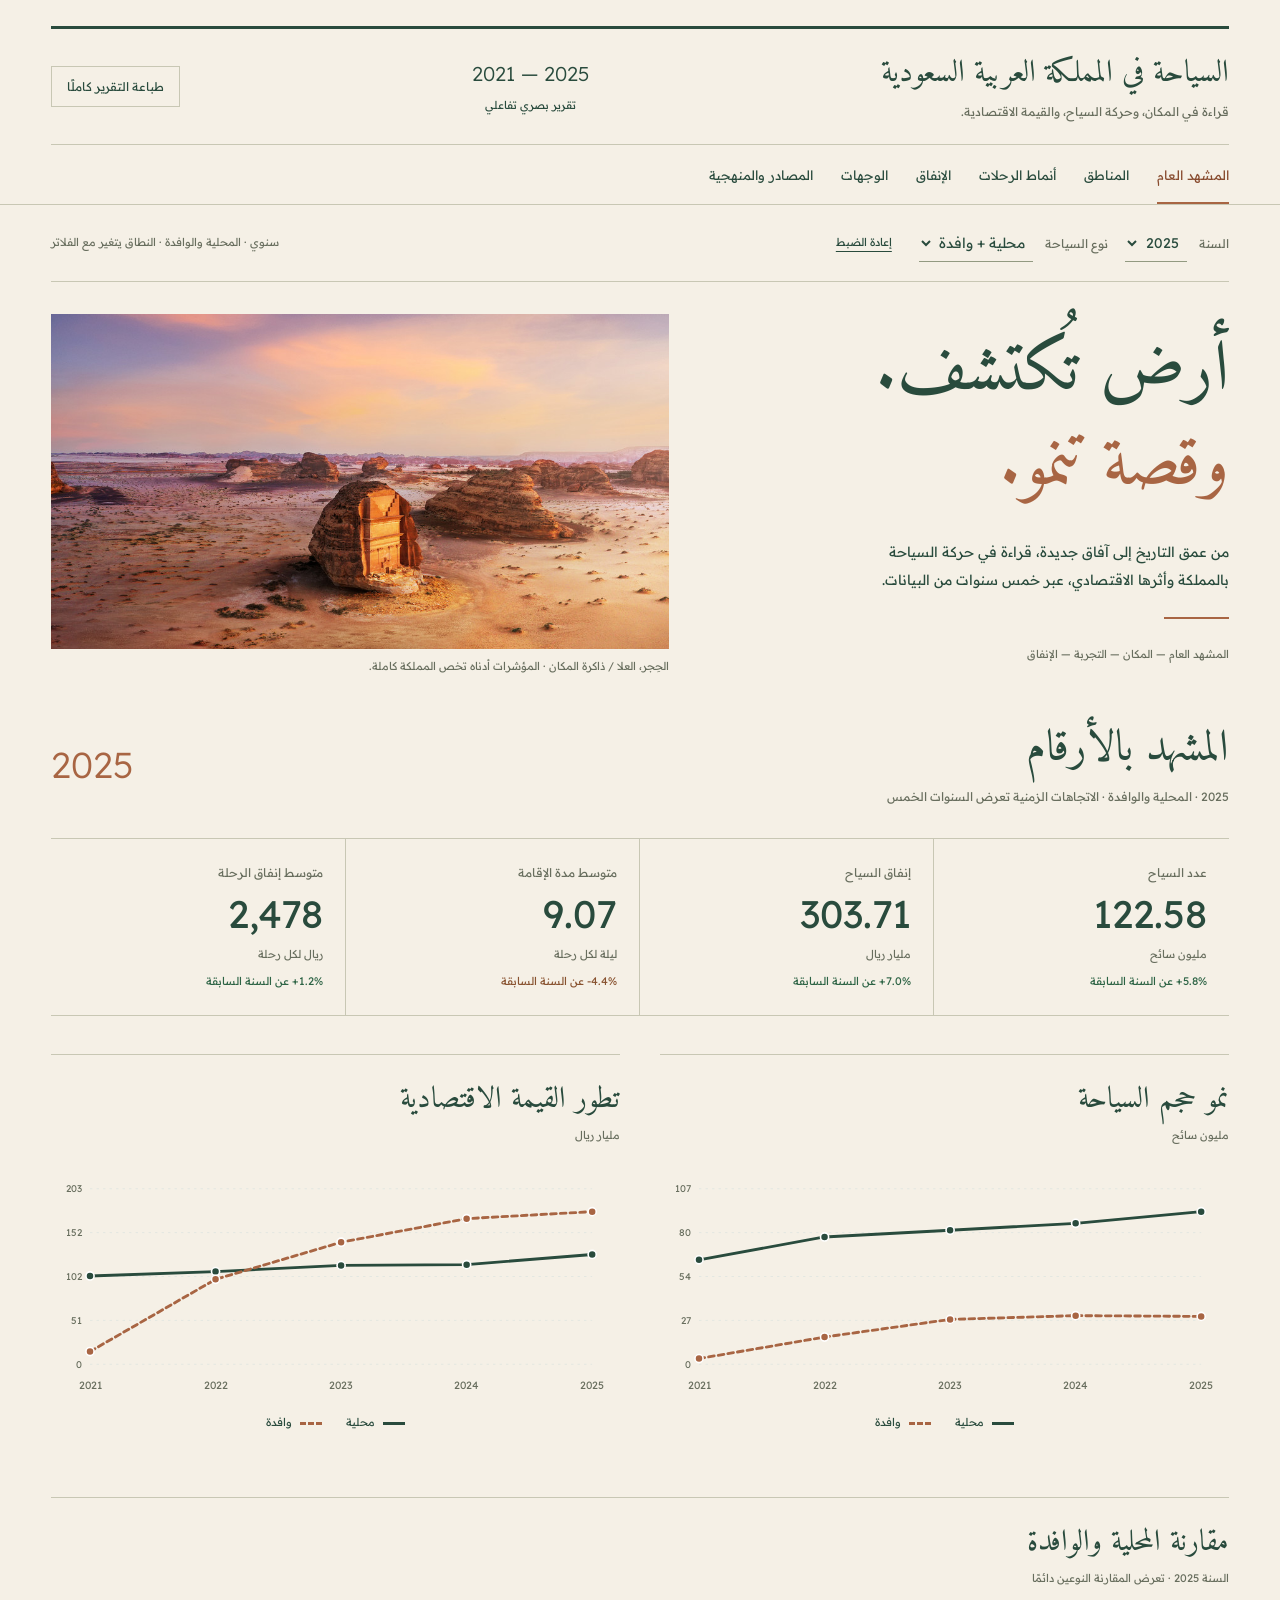
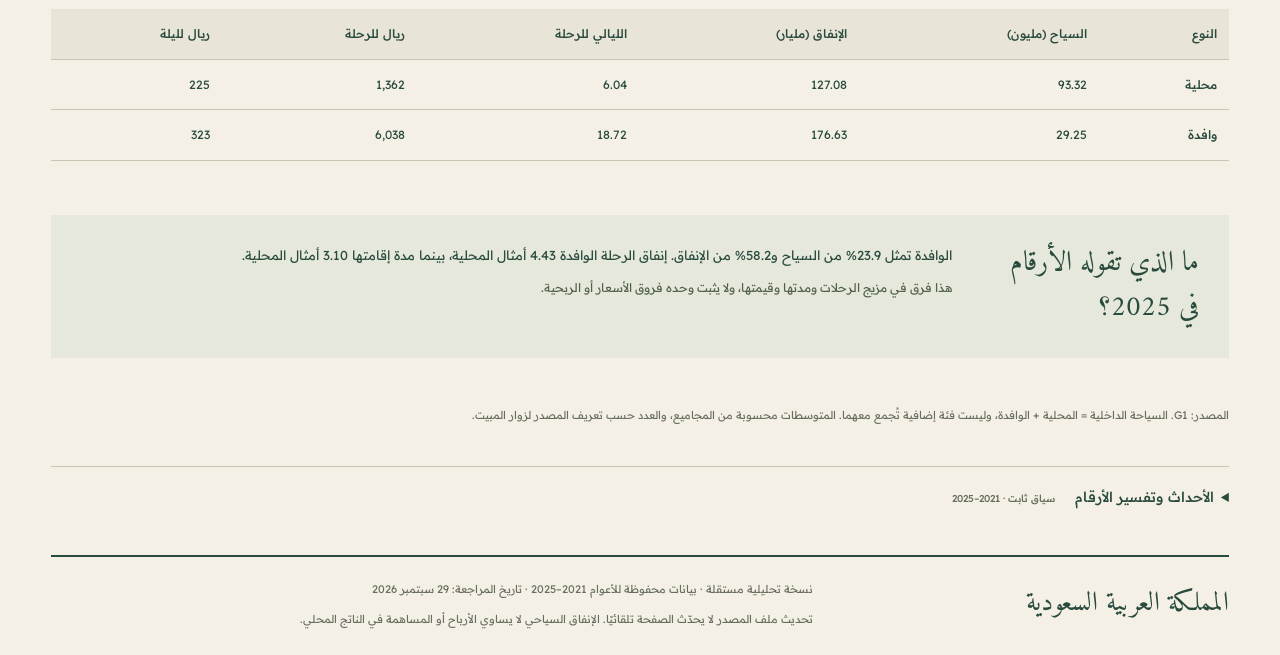
<file: index.html>
<!doctype html><html lang="ar" dir="rtl"><head><meta charset="utf-8"><meta name="viewport" content="width=device-width,initial-scale=1"><meta name="theme-color" content="#f5f0e6"><title>السياحة في المملكة العربية السعودية | التقرير الكامل</title><link rel="stylesheet" href="assets/heritage/fonts.css"><link rel="stylesheet" href="tourism-final.css"></head><body><a class="skip" href="#report">انتقل إلى محتوى التقرير</a>
<header class="masthead"><div><h1>السياحة في المملكة العربية السعودية</h1><p>قراءة في المكان، وحركة السياح، والقيمة الاقتصادية.</p></div><div class="edition"><span>2021 — 2025</span><small>تقرير بصري تفاعلي</small></div><button id="print" class="print-button">طباعة التقرير كاملًا</button></header>
<div class="nav-shell"><nav id="nav" role="tablist" aria-label="أقسام التقرير"><button role="tab" id="tab0" aria-controls="p0" aria-selected="true" data-page="0"><span class="nav-title">المشهد العام</span></button><button role="tab" id="tab1" aria-controls="p1" aria-selected="false" data-page="1"><span class="nav-title">المناطق</span></button><button role="tab" id="tab2" aria-controls="p2" aria-selected="false" data-page="2"><span class="nav-title">أنماط الرحلات</span></button><button role="tab" id="tab3" aria-controls="p3" aria-selected="false" data-page="3"><span class="nav-title">الإنفاق</span></button><button role="tab" id="tab4" aria-controls="p4" aria-selected="false" data-page="4"><span class="nav-title">الوجهات</span></button><button role="tab" id="tab5" aria-controls="p5" aria-selected="false" data-page="5"><span class="nav-title">المصادر والمنهجية</span></button></nav></div>
<main id="report" class="content"><div class="toolbar"><div class="filter" id="yearLabel"><label for="year">السنة</label><select id="year"><option>2025</option><option>2024</option><option>2023</option><option>2022</option><option>2021</option></select></div><div class="filter" id="typeLabel"><label for="type">نوع السياحة</label><select id="type"><option value="all">محلية + وافدة</option><option>محلية</option><option>وافدة</option></select></div><button id="reset" class="reset">إعادة الضبط</button><span id="scope" class="hint"></span></div><span id="reportStatus" class="sr-only" role="status" aria-live="polite"></span><section class="page" id="p0" role="tabpanel" aria-labelledby="tab0"></section><section class="page" id="p1" role="tabpanel" aria-labelledby="tab1" hidden></section><section class="page" id="p2" role="tabpanel" aria-labelledby="tab2" hidden></section><section class="page" id="p3" role="tabpanel" aria-labelledby="tab3" hidden></section><section class="page" id="p4" role="tabpanel" aria-labelledby="tab4" hidden></section><section class="page" id="p5" role="tabpanel" aria-labelledby="tab5" hidden></section></main>
<footer class="site-footer"><strong>المملكة العربية السعودية</strong><p>نسخة تحليلية مستقلة · بيانات محفوظة للأعوام 2021–2025 · تاريخ المراجعة: 29 سبتمبر 2026</p><span>تحديث ملف المصدر لا يحدّث الصفحة تلقائيًا. الإنفاق السياحي لا يساوي الأرباح أو المساهمة في الناتج المحلي.</span></footer>
<script src="tourism-final-data.js"></script><script src="tourism-final.js"></script></body></html>
</file>
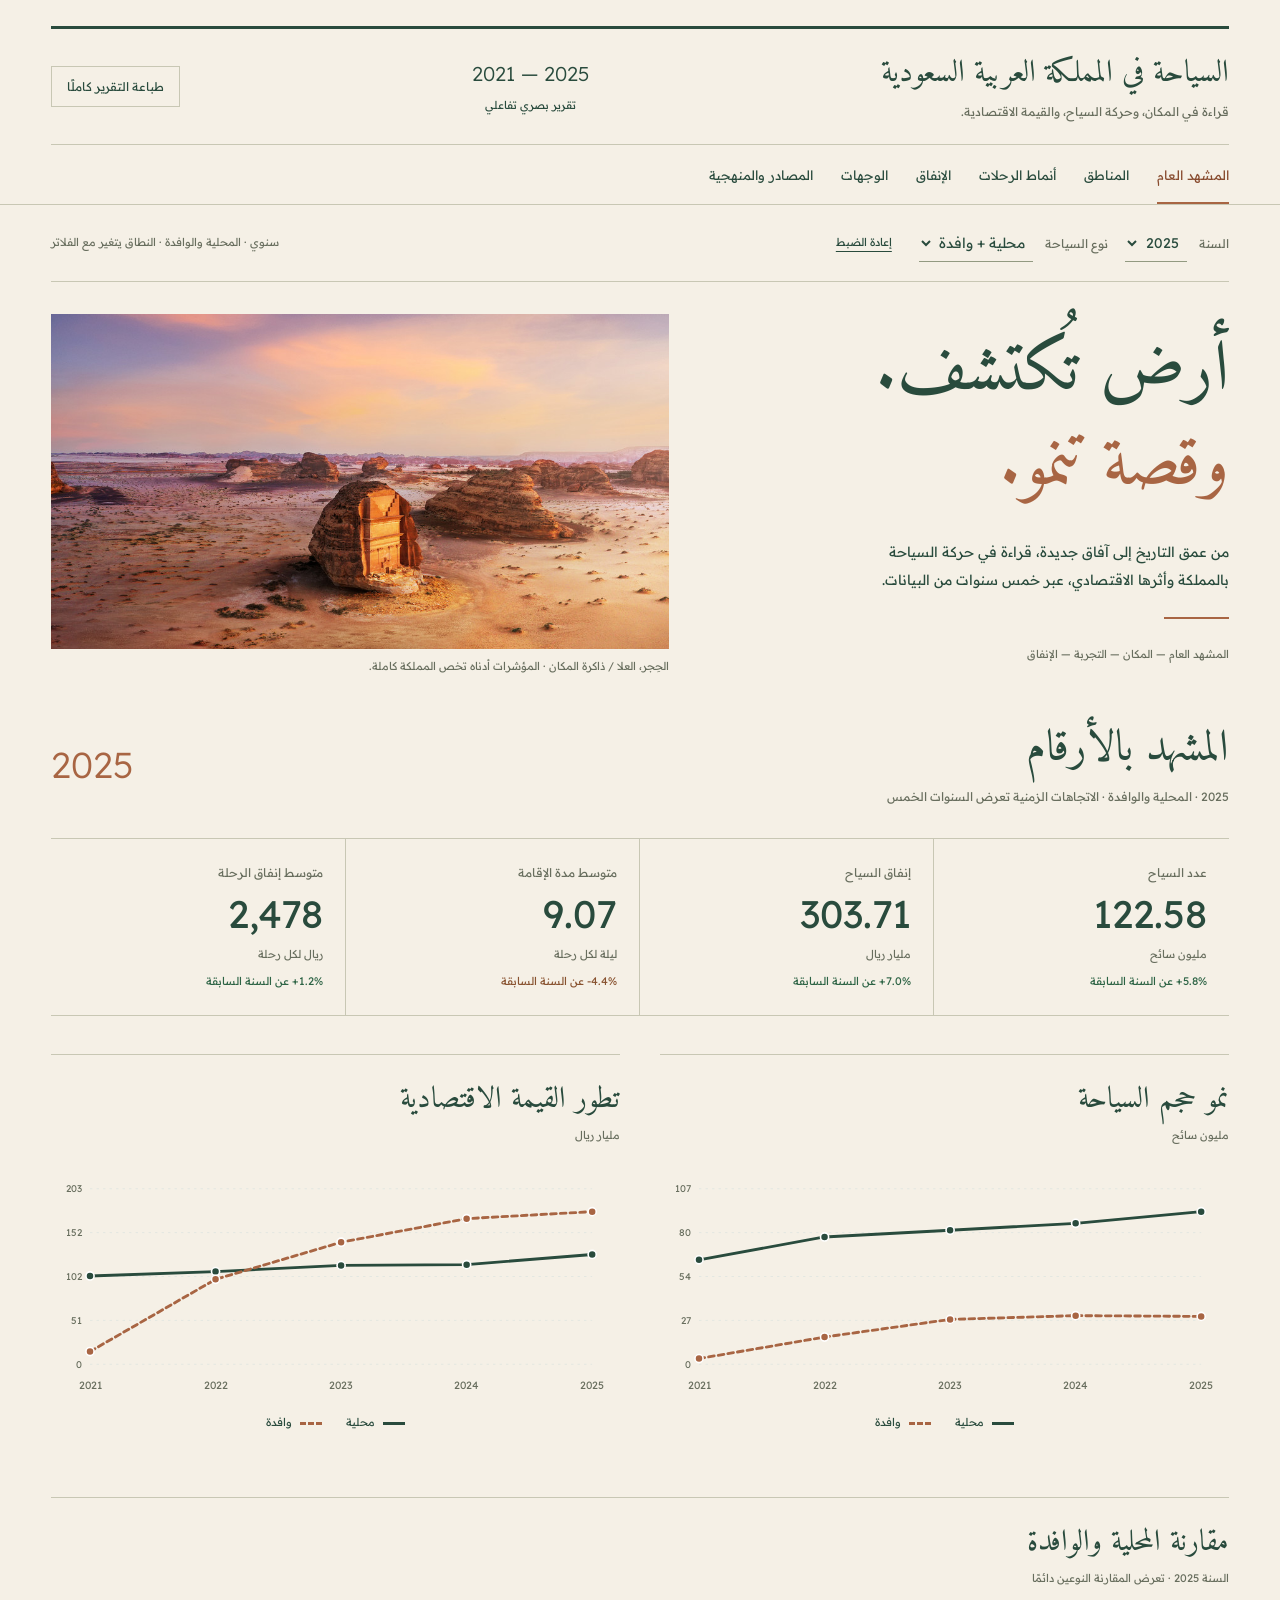
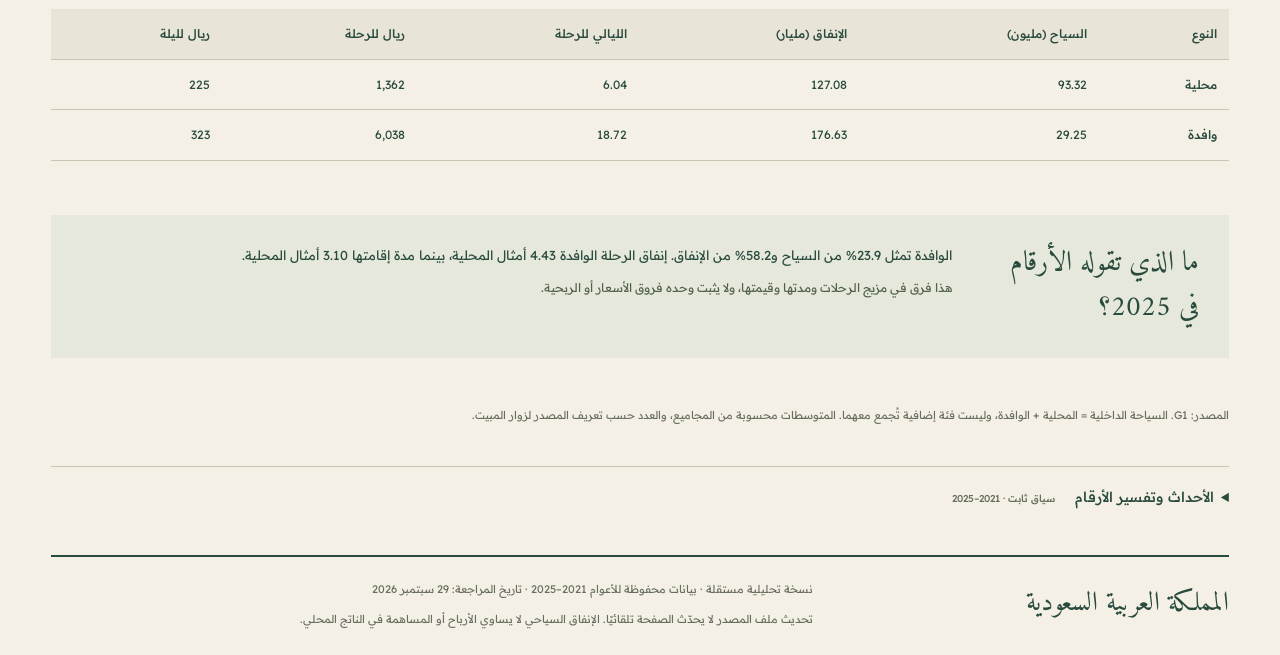
<file: tourism-final.html>
<!doctype html><html lang="ar" dir="rtl"><head><meta charset="utf-8"><meta name="viewport" content="width=device-width,initial-scale=1"><meta name="theme-color" content="#f5f0e6"><title>السياحة في المملكة العربية السعودية | التقرير الكامل</title><link rel="stylesheet" href="assets/heritage/fonts.css"><link rel="stylesheet" href="tourism-final.css"></head><body><a class="skip" href="#report">انتقل إلى محتوى التقرير</a>
<header class="masthead"><div><h1>السياحة في المملكة العربية السعودية</h1><p>قراءة في المكان، وحركة السياح، والقيمة الاقتصادية.</p></div><div class="edition"><span>2021 — 2025</span><small>تقرير بصري تفاعلي</small></div><button id="print" class="print-button">طباعة التقرير كاملًا</button></header>
<div class="nav-shell"><nav id="nav" role="tablist" aria-label="أقسام التقرير"><button role="tab" id="tab0" aria-controls="p0" aria-selected="true" data-page="0"><span class="nav-title">المشهد العام</span></button><button role="tab" id="tab1" aria-controls="p1" aria-selected="false" data-page="1"><span class="nav-title">المناطق</span></button><button role="tab" id="tab2" aria-controls="p2" aria-selected="false" data-page="2"><span class="nav-title">أنماط الرحلات</span></button><button role="tab" id="tab3" aria-controls="p3" aria-selected="false" data-page="3"><span class="nav-title">الإنفاق</span></button><button role="tab" id="tab4" aria-controls="p4" aria-selected="false" data-page="4"><span class="nav-title">الوجهات</span></button><button role="tab" id="tab5" aria-controls="p5" aria-selected="false" data-page="5"><span class="nav-title">المصادر والمنهجية</span></button></nav></div>
<main id="report" class="content"><div class="toolbar"><div class="filter" id="yearLabel"><label for="year">السنة</label><select id="year"><option>2025</option><option>2024</option><option>2023</option><option>2022</option><option>2021</option></select></div><div class="filter" id="typeLabel"><label for="type">نوع السياحة</label><select id="type"><option value="all">محلية + وافدة</option><option>محلية</option><option>وافدة</option></select></div><button id="reset" class="reset">إعادة الضبط</button><span id="scope" class="hint"></span></div><span id="reportStatus" class="sr-only" role="status" aria-live="polite"></span><section class="page" id="p0" role="tabpanel" aria-labelledby="tab0"></section><section class="page" id="p1" role="tabpanel" aria-labelledby="tab1" hidden></section><section class="page" id="p2" role="tabpanel" aria-labelledby="tab2" hidden></section><section class="page" id="p3" role="tabpanel" aria-labelledby="tab3" hidden></section><section class="page" id="p4" role="tabpanel" aria-labelledby="tab4" hidden></section><section class="page" id="p5" role="tabpanel" aria-labelledby="tab5" hidden></section></main>
<footer class="site-footer"><strong>المملكة العربية السعودية</strong><p>نسخة تحليلية مستقلة · بيانات محفوظة للأعوام 2021–2025 · تاريخ المراجعة: 29 سبتمبر 2026</p><span>تحديث ملف المصدر لا يحدّث الصفحة تلقائيًا. الإنفاق السياحي لا يساوي الأرباح أو المساهمة في الناتج المحلي.</span></footer>
<script src="tourism-final-data.js"></script><script src="tourism-final.js"></script></body></html>
</file>
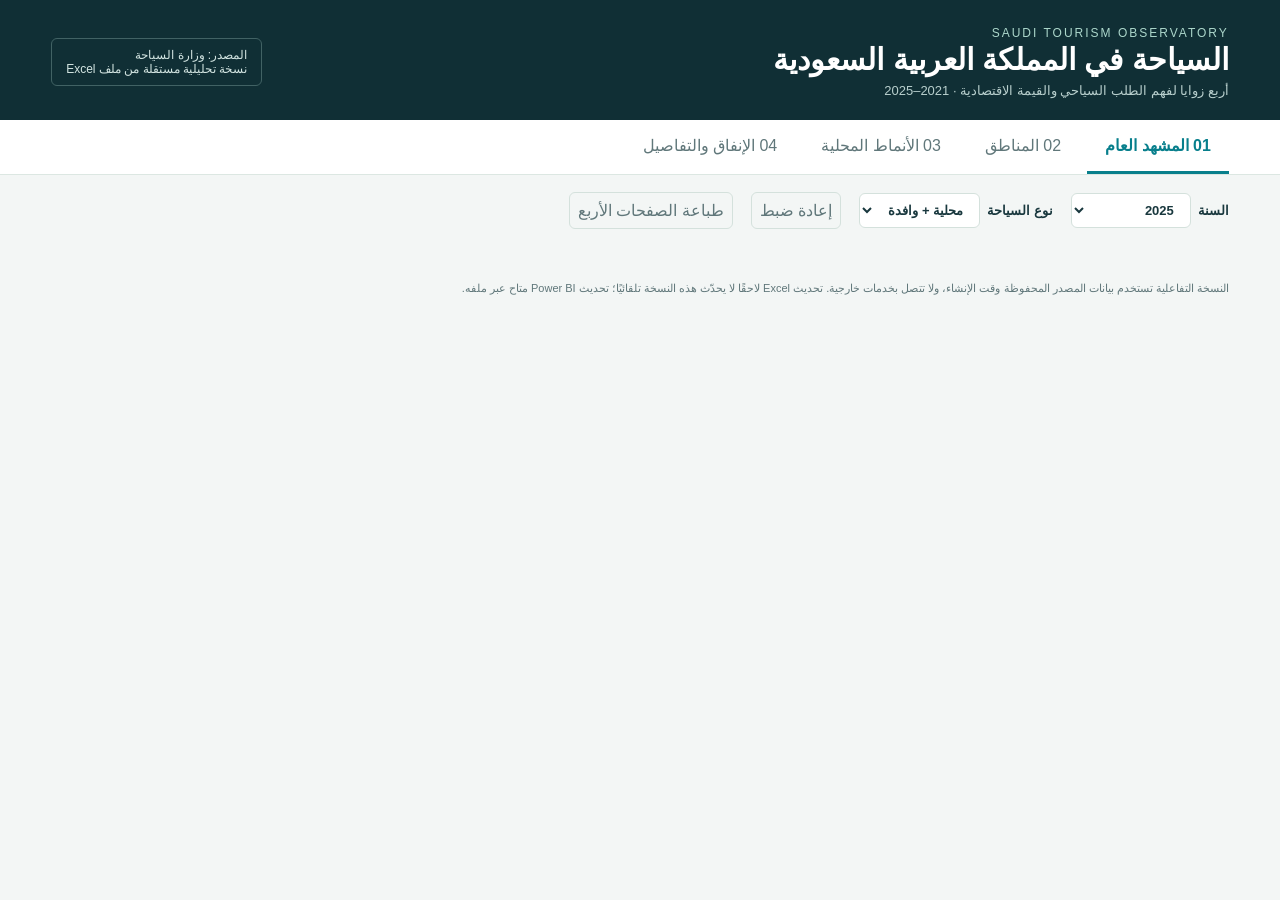
<file: report-build/report_template.html>
<!doctype html><html lang="ar" dir="rtl"><meta charset="utf-8"><meta name="viewport" content="width=device-width,initial-scale=1"><title>السياحة في السعودية | 2021–2025</title>
<style>
:root{--navy:#102f35;--teal:#087f8c;--gold:#ba8b48;--bg:#f3f6f5;--ink:#19383e;--muted:#60777a}*{box-sizing:border-box}body{margin:0;background:var(--bg);color:var(--ink);font-family:"Segoe UI",Tahoma,Arial,sans-serif}header{background:var(--navy);color:white;padding:26px 4vw 22px;display:flex;align-items:center;justify-content:space-between;gap:20px}h1{margin:2px 0 6px;font-size:30px}.eyebrow{font-size:12px;letter-spacing:2px;color:#acd7cb}header p{margin:0;color:#b8cfcd;font-size:13px}.badge{border:1px solid #416264;border-radius:6px;padding:9px 14px;color:#d2e4e1;font-size:12px}nav{background:white;display:flex;padding:0 4vw;gap:8px;border-bottom:1px solid #dce7e2;position:sticky;top:0;z-index:10}button{font:inherit;cursor:pointer;border:0;background:transparent;padding:16px 18px;color:var(--muted);border-bottom:3px solid transparent}button.active{color:var(--teal);border-color:var(--teal);font-weight:700}.toolbar{padding:17px 4vw;display:flex;align-items:center;gap:18px;flex-wrap:wrap}label{font-size:13px;font-weight:600}select{font:inherit;color:var(--ink);padding:8px 12px;margin-right:7px;border:1px solid #d4e1dc;border-radius:6px;background:white;min-width:120px}.toolbar .hint{margin-right:auto;font-size:12px;color:var(--muted)}.toolbar button{padding:8px;border:1px solid #d4e1dc;border-radius:6px}.page{display:none;padding:0 4vw 24px}.page.active{display:block}.pagehead{display:flex;justify-content:space-between;align-items:end;margin:4px 0 17px}.pagehead h2{font-size:24px;margin:0 0 5px}.pagehead p{margin:0;color:var(--muted);font-size:13px}.num{font-size:32px;color:#adc6bf;font-weight:300}.cards{display:grid;grid-template-columns:repeat(4,1fr);gap:16px;margin-bottom:18px}.card,.panel{background:white;border:1px solid #dfe8e5;border-radius:10px}.card{padding:18px 20px;border-top:3px solid var(--teal)}.card .label{font-size:13px;color:var(--muted)}.card .value{font-size:34px;line-height:1.5;color:var(--navy);font-weight:650;font-variant-numeric:tabular-nums}.card .unit{font-size:12px;color:var(--muted)}.card .delta{font-size:12px;margin-top:7px;color:var(--teal)}.grid{display:grid;grid-template-columns:1fr 1fr;gap:18px;margin-bottom:18px}.three{grid-template-columns:1fr 1fr 1fr}.panel{padding:18px 20px;min-width:0}.panel h3{font-size:16px;margin:0 0 5px}.panel .sub{font-size:11px;color:var(--muted);margin-bottom:14px}.insight{background:var(--navy);color:white;padding:20px 24px;border-radius:9px;line-height:1.9;margin:18px 0}.insight b{color:#c9dd9a}.insight p{margin:4px 0;font-size:14px}.foot{font-size:11px;color:var(--muted);line-height:1.8;border-top:1px solid #dce7e2;padding-top:12px}.barrow{display:grid;grid-template-columns:135px 1fr 88px;gap:10px;align-items:center;margin:11px 0;font-size:12px}.track{height:13px;background:#edf3f0;border-radius:4px;overflow:hidden;direction:ltr}.fill{height:100%;border-radius:4px;background:var(--teal)}.barrow .n{direction:ltr;text-align:left;font-variant-numeric:tabular-nums}.legend{display:flex;gap:20px;justify-content:center;font-size:12px;margin-top:8px}.legend i{display:inline-block;width:10px;height:10px;margin-left:5px;border-radius:2px}.chart{width:100%;height:235px;direction:ltr}.chart text{font-family:inherit;fill:#60777a;font-size:12px}.tablewrap{overflow:auto;max-height:320px}table{border-collapse:collapse;width:100%;font-size:12px;white-space:nowrap}th{background:#eaf3ef;color:var(--ink);font-weight:600;text-align:right;position:sticky;top:0}td,th{padding:10px 12px;border-bottom:1px solid #e6eeea}tbody tr:nth-child(even){background:#f7faf8}.warn{background:#fbf6e9;border-right:3px solid var(--gold);padding:11px 14px;font-size:12px;line-height:1.8;margin-top:12px}.method{font-size:12px;color:var(--muted);line-height:1.8;margin-top:12px}footer{padding:12px 4vw 25px;font-size:11px;color:var(--muted)}.share{color:var(--gold);font-weight:600}.tabletools{display:flex;gap:8px;align-items:center;justify-content:space-between;margin-bottom:12px}input{font:inherit;padding:8px;border:1px solid #d4e1dc;border-radius:5px;max-width:190px}@media(max-width:900px){.cards{grid-template-columns:1fr 1fr}.grid,.three{grid-template-columns:1fr}nav{overflow-x:auto}nav button{white-space:nowrap;font-size:12px;padding:12px}.barrow{grid-template-columns:100px 1fr 80px}header .badge{display:none}.toolbar .hint{width:100%}}@media print{@page{size:A3 landscape;margin:10mm}nav,.toolbar,header,footer{display:none}.page{display:block!important;break-after:page;padding:0;zoom:.8}.page:last-of-type{break-after:auto}.tablewrap{max-height:250px;overflow:hidden}.cards{margin-bottom:12px}.grid{gap:12px;margin-bottom:12px}.insight{margin:12px 0}.panel{padding:12px}.chart{height:200px}body{-webkit-print-color-adjust:exact;print-color-adjust:exact}}
</style>
<header><div><div class="eyebrow">SAUDI TOURISM OBSERVATORY</div><h1>السياحة في المملكة العربية السعودية</h1><p>أربع زوايا لفهم الطلب السياحي والقيمة الاقتصادية · 2021–2025</p></div><div class="badge">المصدر: وزارة السياحة<br>نسخة تحليلية مستقلة من ملف Excel</div></header>
<nav id="nav"><button class="active" data-page="0">01 المشهد العام</button><button data-page="1">02 المناطق</button><button data-page="2">03 الأنماط المحلية</button><button data-page="3">04 الإنفاق والتفاصيل</button></nav>
<div class="toolbar"><label>السنة<select id="year"><option>2025</option><option>2024</option><option>2023</option><option>2022</option><option>2021</option></select></label><label id="typeLabel">نوع السياحة<select id="type"><option value="all">محلية + وافدة</option>محلية</option><option>وافدة</option></select></label><button id="reset">إعادة ضبط</button><button onclick="window.print()">طباعة الصفحات الأربع</button><span class="hint" id="scope"></span></div>
<main><section class="page active" id="p0"></section><section class="page" id="p1"></section><section class="page" id="p2"></section><section class="page" id="p3"></section></main>
<footer>النسخة التفاعلية تستخدم بيانات المصدر المحفوظة وقت الإنشاء، ولا تتصل بخدمات خارجية. تحديث Excel لاحقًا لا يحدّث هذه النسخة تلقائيًا؛ تحديث Power BI متاح عبر ملفه.</footer>
<script>
const DATA=__DATA__;
const $=s=>document.querySelector(s),nf=(n,d=1)=>n==null?'غير متاح':Number(n).toLocaleString('en-US',{maximumFractionDigits:d,minimumFractionDigits:d}),sum=(a,k)=>a.reduce((s,r)=>s+(Number(r[k])||0),0),esc=s=>String(s).replace(/[&<>"']/g,c=>({'&':'&amp;','<':'&lt;','>':'&gt;','"':'&quot;',"'":'&#39;'}[c]));
const years=[2021,2022,2023,2024,2025],months=['يناير','فبراير','مارس','أبريل','مايو','يونيو','يوليو','أغسطس','سبتمبر','أكتوبر','نوفمبر','ديسمبر'];let page=0;
function rows(y,type,regional=false){return DATA[regional?'regional':'national'].filter(r=>r.Year==y&&(type==='all'||r.TourismType===type))}
function stats(r){let t=sum(r,'Tourists'),s=sum(r,'SpendingSAR'),n=sum(r,'OvernightStays');return{t,s,n,stay:n/t,trip:s/t,night:s/n}}
function growth(a,b){return b?((a/b)-1)*100:null}
function delta(a,b){let g=growth(a,b);return g===null?'المقارنة السابقة غير متاحة':`${g>=0?'+':''}${nf(g,1)}% عن السنة السابقة`}
function card(title,value,unit,change=''){return `<div class="card"><div class="label">${title}</div><div class="value">${value}</div><div class="unit">${unit}</div>${change?`<div class="delta">${change}</div>`:''}</div>`}
function heading(n,title,sub){return `<div class="pagehead"><div><h2>${title}</h2><p>${sub}</p></div><div class="num">0${n}</div></div>`}
function panel(title,sub,body){return `<div class="panel"><h3>${title}</h3><div class="sub">${sub}</div>${body}</div>`}
function bar(items,unit='',shares=false){let max=Math.max(...items.map(a=>a[1])),total=items.reduce((s,a)=>s+a[1],0);return items.map((a,i)=>`<div class="barrow"><span>${esc(a[0])}</span><div class="track"><div class="fill" style="width:${max?a[1]/max*100:0}%;background:${i%2?'#ba8b48':'#087f8c'}"></div></div><span class="n">${nf(a[1],unit==='مليون'?2:1)}${shares?' · '+nf(a[1]/total*100)+'%':''}</span></div>`).join('')}
function line(labels,series,unit){const W=700,H=240,L=58,R=15,T=20,B=36;let max=Math.max(...series.flatMap(s=>s.values))*1.12||1;let svg=`<svg class="chart" viewBox="0 0 ${W} ${H}" role="img" aria-label="اتجاه ${unit}">`;
for(let i=0;i<=4;i++){let y=T+(H-T-B)*i/4;svg+=`<line x1="${L}" y1="${y}" x2="${W-R}" y2="${y}" stroke="#e5eeea"/><text x="${L-9}" y="${y+4}" text-anchor="end">${nf(max*(1-i/4),1)}</text>`}
labels.forEach((a,i)=>{let x=L+(W-L-R)*i/(labels.length-1||1);svg+=`<text x="${x}" y="${H-10}" text-anchor="middle" style="font-size:${labels.length>5?10:12}px">${a}</text>`});series.forEach(s=>{let pts=s.values.map((v,i)=>[L+(W-L-R)*i/(labels.length-1||1),T+(H-T-B)*(1-v/max)]);svg+=`<polyline points="${pts.map(p=>p.join(',')).join(' ')}" fill="none" stroke="${s.color}" stroke-width="3"/>`;pts.forEach((p,i)=>svg+=`<circle cx="${p[0]}" cy="${p[1]}" r="4" fill="${s.color}"><title>${esc(labels[i])}: ${nf(s.values[i],2)} ${unit}</title></circle>`)});return svg+'</svg><div class="legend">'+series.map(s=>`<span><i style="background:${s.color}"></i>${s.name}</span>`).join('')+'</div>'}
function tab(headers,r){return `<div class="tablewrap"><table><thead><tr>${headers.map(c=>`<th>${c}</th>`).join('')}</tr></thead><tbody>${r.map(a=>`<tr>${a.map(c=>`<td>${c}</td>`).join('')}</tr>`).join('')}</tbody></table></div>`}
function foot(txt){return `<div class="foot">${txt}</div>`}
function dist(ms,key){let o={};ms.forEach(r=>Object.entries(r[key]).forEach(([k,v])=>o[k]=(o[k]||0)+v));return Object.entries(o).sort((a,b)=>b[1]-a[1])}
function render(){let y=+$('#year').value,type=$('#type').value,a=stats(rows(y,type)),b=stats(rows(y-1,type)),d=stats(rows(y,'محلية')),i=stats(rows(y,'وافدة')),all=stats(rows(y,'all'));
let series=(metric,scale)=>['محلية','وافدة'].filter(k=>type==='all'||k===type).map((k,j)=>({name:k,color:k==='محلية'?'#087f8c':'#ba8b48',values:years.map(yr=>stats(rows(yr,k))[metric]/scale)}));
$('#p0').innerHTML=heading(1,'المشهد السياحي في المملكة',`${y} · ${type==='all'?'المحلية والوافدة':type} · الاتجاهات الزمنية تعرض السنوات الخمس`)+`<div class="cards">${card('عدد السياح',nf(a.t/1e6,2),'مليون سائح',delta(a.t,b.t))}${card('إنفاق السياح',nf(a.s/1e9,2),'مليار ريال',delta(a.s,b.s))}${card('متوسط مدة الإقامة',nf(a.stay,2),'ليلة لكل رحلة',delta(a.stay,b.stay))}${card('متوسط إنفاق الرحلة',nf(a.trip,0),'ريال لكل رحلة',delta(a.trip,b.trip))}</div>`+`<div class="grid">${panel('نمو حجم السياحة','مليون سائح',line(years,series('t',1e6),'مليون'))}${panel('تطور القيمة الاقتصادية','مليار ريال',line(years,series('s',1e9),'مليار ريال'))}</div>`+panel('مقارنة المحلية والوافدة',`السنة ${y} · تعرض المقارنة النوعين دائمًا`,tab(['النوع','السياح (مليون)','الإنفاق (مليار)','الليالي للرحلة','ريال للرحلة','ريال لليلة'],[['محلية',nf(d.t/1e6,2),nf(d.s/1e9,2),nf(d.stay,2),nf(d.trip,0),nf(d.night,0)],['وافدة',nf(i.t/1e6,2),nf(i.s/1e9,2),nf(i.stay,2),nf(i.trip,0),nf(i.night,0)]]))+`<div class="insight"><b>ما الذي تقوله الأرقام في ${y}؟</b><p>الوافدة تمثل ${nf(i.t/all.t*100)}% من السياح و${nf(i.s/all.s*100)}% من الإنفاق. إنفاق الرحلة الوافدة ${nf(i.trip/d.trip,2)} أمثال المحلية، بينما مدة إقامتها ${nf(i.stay/d.stay,2)} أمثال المحلية.</p><p>هذا فرق في مزيج الرحلات ومدتها وقيمتها، ولا يثبت وحده فروق الأسعار أو الربحية.</p></div>`+foot('المصدر: G1. السياحة الداخلية = المحلية + الوافدة، وليست فئة إضافية تُجمع معهما. المتوسطات محسوبة من المجاميع، والعدد حسب تعريف المصدر لزوار المبيت.');
let regs={};rows(y,type,true).forEach(r=>{let g=regs[r.Region]||(regs[r.Region]={Tourists:0,SpendingSAR:0,OvernightStays:0});['Tourists','SpendingSAR','OvernightStays'].forEach(k=>g[k]+=r[k])});let rr=Object.entries(regs).sort((a,b)=>b[1].Tourists-a[1].Tourists),ss=[...rr].sort((a,b)=>b[1].SpendingSAR-a[1].SpendingSAR),top=rr.slice(0,3).reduce((s,r)=>s+r[1].Tourists,0)/a.t*100;
$('#p1').innerHTML=heading(2,'المناطق ومصادر القيمة',`${y} · ${type==='all'?'المحلية والوافدة':type} · المقارنة بين 13 منطقة`)+`<div class="cards">${card('حصة أكبر ثلاث مناطق',nf(top),'% من عدد السياح')}${card('أعلى منطقة في عدد السياح',esc(rr[0][0].replace('منطقة ','')),nf(rr[0][1].Tourists/1e6,2)+' مليون سائح')}${card('أعلى منطقة في الإنفاق',esc(ss[0][0].replace('منطقة ','')),nf(ss[0][1].SpendingSAR/1e9,2)+' مليار ريال')}${card('المناطق المشمولة','13','منطقة إدارية')}</div>`+`<div class="grid">${panel('ترتيب المناطق حسب السياح','مليون سائح',bar(rr.map(r=>[r[0],r[1].Tourists/1e6]),'مليون'))}${panel('ترتيب المناطق حسب الإنفاق','مليار ريال',bar(ss.map(r=>[r[0],r[1].SpendingSAR/1e9]),'مليار'))}</div>`+panel('تفاصيل الأداء الإقليمي','متوسطات موزونة · مرّر لعرض جميع المناطق',tab(['المنطقة','السياح (مليون)','الإنفاق (مليار)','ريال للرحلة','متوسط الليالي','حصة السياح'],rr.map(([n,r])=>[esc(n),nf(r.Tourists/1e6,2),nf(r.SpendingSAR/1e9,2),nf(r.SpendingSAR/r.Tourists,0),nf(r.OvernightStays/r.Tourists,2),nf(r.Tourists/a.t*100)+'%'])))+`<div class="insight"><b>التركيز الجغرافي · ${y}</b><p>تستحوذ ${rr.slice(0,3).map(r=>r[0]).join('، ')} على ${nf(top)}% من السياح للفئة المختارة. قارن الحصة بالحجم والنمو قبل اعتبار منطقة صغيرة أسرع نموًا فرصة أكبر.</p></div>`+foot('المصدر: G2. اختلاف متوسط الإنفاق لا يساوي اختلاف الربحية. بيانات المناطق تطابق إجمالي المملكة للعدد والإنفاق في المصدر المفحوص.');
let ms=DATA.monthly.filter(r=>r.year===y).sort((a,b)=>a.month-b.month),pur=dist(ms,'purpose'),tr=dist(ms,'transport'),ac=dist(ms,'accommodation'),co=dist(ms,'components'),total=sum(ms,'tourists'),spend=sum(ms,'spending'),nights=sum(ms,'nights'),prev=DATA.monthly.filter(r=>r.year===y-1),peak=[...ms].sort((a,b)=>b.tourists-a.tourists)[0];
$('#p2').innerHTML=heading(3,'أنماط السياحة المحلية',`${y} · المحلية فقط · تفاصيل شهرية مستقلة عن اختيار النوع أعلى التقرير`)+`<div class="cards">${card('السياح المحليون',nf(total/1e6,2),'مليون سائح',delta(total,sum(prev,'tourists')))}${card('الغرض الأكبر',esc(pur[0][0]),nf(pur[0][1]/total*100)+'% من السياح')}${card('أعلى شهر في السياح',months[peak.month-1],nf(peak.tourists/1e6,2)+' مليون سائح')}${card('نوع الإقامة الأكبر',esc(ac[0][0]),nf(ac[0][1]/total*100)+'% من السياح')}</div>`+`<div class="grid">${panel('موسمية الرحلات المحلية','مليون سائح شهريًا',line(months,[{name:'السياح المحليون',values:ms.map(r=>r.tourists/1e6),color:'#087f8c'}],'مليون'))}${panel('الغرض الرئيسي للرحلة','مليون سائح · النسبة من مجموع الأغراض',bar(pur.map(r=>[r[0],r[1]/1e6]),'مليون',true))}</div>`+`<div class="grid">${panel('وسيلة النقل','مليون سائح · وسيلة النقل الرئيسية',bar(tr.map(r=>[r[0],r[1]/1e6]),'مليون',true))}${panel('نوع الإقامة','مليون سائح · ليست نسبة إشغال غرف',bar(ac.map(r=>[r[0],r[1]/1e6]),'مليون',true))}</div>`+`<div class="insight"><b>قراءة السلوك · ${y}</b><p>الغرض الأكبر هو ${pur[0][0]} (${nf(pur[0][1]/total*100)}%). ${tr[0][0]} هي وسيلة النقل الأكبر (${nf(tr[0][1]/total*100)}%)، و${ac[0][0]} يمثل ${nf(ac[0][1]/total*100)}% من الإقامة.</p><p>هذه توزيعات منفصلة؛ لا يمكن الجزم أن أصحاب غرض معين يستخدمون وسيلة نقل أو سكن بعينه من هذه الجداول.</p></div>`+foot('المصدر: D1 وD2 وD6 وD7. لا تُفسّر القمم الشهرية سببيًا دون مطابقة الإجازات والمواسم والتقويم الهجري.');
let gg={};DATA.governorates.filter(r=>r.year===y).forEach(r=>{let a=gg[r.governorate]||(gg[r.governorate]={region:r.region,tourists:0,spending:0});a.tourists+=r.tourists||0;a.spending+=r.spending||0});let gr=Object.entries(gg).sort((a,b)=>b[1].spending-a[1].spending),cd=co.reduce((s,a)=>s+a[1],0),topshare=co.slice(0,3).reduce((s,a)=>s+a[1],0)/cd*100;
$('#p3').innerHTML=heading(4,'الإنفاق المحلي والوجهات التفصيلية',`${y} · المحلية فقط · الإنفاق والليالي والمحافظات`)+`<div class="cards">${card('إجمالي الإنفاق المحلي',nf(spend/1e9,2),'مليار ريال',delta(spend,sum(prev,'spending')))}${card('متوسط إنفاق الرحلة',nf(spend/total,0),'ريال للرحلة')}${card('متوسط الإنفاق لليلة',nf(spend/nights,0),'ريال لليلة')}${card('متوسط مدة الإقامة',nf(nights/total,2),'ليلة للرحلة')}</div>`+`<div class="grid">${panel('الإنفاق المحلي عبر الأشهر','مليار ريال',line(months,[{name:'الإنفاق المحلي',values:ms.map(r=>r.spending/1e9),color:'#087f8c'}],'مليار ريال'))}${panel('أين يذهب الإنفاق؟','مليار ريال · النسب من مجموع البنود',bar(co.map(r=>[r[0],r[1]/1e9]),'مليار',true))}</div>`+panel('المحافظات حسب الإنفاق','استُبعدت صفوف الإجمالي · لا يُجمع العدد مع الريالات',`<div class="tabletools"><span>41 محافظة وفئة جغرافية · القيم المجمّعة للسنة المختارة</span><input id="search" placeholder="ابحث عن محافظة" aria-label="البحث عن محافظة"></div>`+tab(['المنطقة','المحافظة','السياح','الإنفاق (مليار ريال)','ريال للرحلة'],gr.map(([n,r])=>[esc(r.region),esc(n),nf(r.tourists,0),nf(r.spending/1e9,3),nf(r.spending/r.tourists,0)])))+`<div class="insight"><b>هيكل الإنفاق · ${y}</b><p>${co.slice(0,3).map(r=>r[0]).join('، ')} تمثل ${nf(topshare)}% من مجموع بنود الإنفاق المحلي. استكشف تطور هذه الحصص بدل الاكتفاء بنمو الإجمالي.</p><p>الإنفاق = عدد الرحلات × متوسط الليالي × الإنفاق لليلة، عند توحيد النطاق والوحدات.</p></div>`+`<div class="warn">المصدر يوضح أن هوامش الخطأ في المحافظات أعلى من المناطق بسبب حجم العينة. تفاصيل الإنفاق لعامي 2021 و2022 مقربة؛ لذلك قد تختلف قليلًا عن الإجمالي الأدق في D1. هذه مؤشرات طلب وإنفاق، وليست أرباحًا أو مساهمة في الناتج المحلي.</div>`+foot('المصدر: D1 وD5 وD8. عدد السياح هو زوار المبيت وفق تعريف المصدر. لا توجد بيانات تكلفة أو إشغال غرف في الجداول المستخدمة.');
$('#search').oninput=e=>$('#p3 tbody').querySelectorAll('tr').forEach(r=>r.hidden=!r.textContent.includes(e.target.value));
const eventGroups=[[0,1,2,3,5],[7,9,12],[4,6,8,10,11],[13]];
for(let ei=0;ei<4;ei++){const ep=DATA.evidence[ei];document.querySelector('#p'+ei).innerHTML+=`<section class="insight"><h2>الأحداث وتفسير الأرقام · مرجع ثابت 2021–2025</h2><p>هذا القسم مؤرخ ولا يتغير باختيار السنة. الرسوم أعلاه تتفاعل مع الفلاتر.</p><h3>${esc(ep.title)}</h3><p style="white-space:pre-line">${esc(ep.body)}</p><p><b>${esc(ep.limit)}</b></p><details><summary>الأحداث ذات الصلة ومصادرها الرسمية</summary>${eventGroups[ei].map(k=>{const e=DATA.events[k];return `<p><b>${esc(e.period)} · ${esc(e.event)}</b><br>${esc(e.interpretation)} <a href="${esc(e.source)}" target="_blank" rel="noopener">المصدر الرسمي</a></p>`}).join('')}</details></section>`;}
$('#typeLabel').style.display=page<2?'':'none';$('#scope').textContent=page<2?'سنوي · النوع يؤثر في صفحتي المشهد والمناطق':'محلية فقط · التفاصيل الشهرية لا تشمل الوافدة';
}
$('#year').onchange=render;$('#type').onchange=render;$('#reset').onclick=()=>{$('#year').value='2025';$('#type').value='all';render()};document.querySelectorAll('nav button').forEach(b=>b.onclick=()=>{page=+b.dataset.page;document.querySelectorAll('.page').forEach((p,i)=>p.classList.toggle('active',i===page));document.querySelectorAll('nav button').forEach((a,i)=>a.classList.toggle('active',i===page));render();window.scrollTo(0,0)});render();
</script></html>
</file>
<file: assets/heritage/fonts.css>
@font-face {
  font-family: 'Amiri';
  font-style: normal;
  font-weight: 400;
  font-display: swap;
  src: url(font-0.ttf) format('truetype');
}
@font-face {
  font-family: 'Amiri';
  font-style: normal;
  font-weight: 700;
  font-display: swap;
  src: url(font-1.ttf) format('truetype');
}
@font-face {
  font-family: 'Readex Pro';
  font-style: normal;
  font-weight: 300;
  font-display: swap;
  src: url(font-2.ttf) format('truetype');
}
@font-face {
  font-family: 'Readex Pro';
  font-style: normal;
  font-weight: 400;
  font-display: swap;
  src: url(font-3.ttf) format('truetype');
}
@font-face {
  font-family: 'Readex Pro';
  font-style: normal;
  font-weight: 500;
  font-display: swap;
  src: url(font-4.ttf) format('truetype');
}
@font-face {
  font-family: 'Readex Pro';
  font-style: normal;
  font-weight: 600;
  font-display: swap;
  src: url(font-5.ttf) format('truetype');
}
</file>
<file: tourism-final.css>
:root{--paper:#f5f0e6;--ink:#294b3d;--muted:#686e5e;--copper:#a86543;--line:#c8c7b4;--wash:#e9e4d8}*{box-sizing:border-box}html{direction:ltr;scrollbar-color:#a7ae99 var(--paper)}body{direction:rtl;margin:0;background:var(--paper);color:var(--ink);font:14px/1.8 'Readex Pro',Tahoma,sans-serif}::selection{background:#d6dfca;color:#183d2b}button,input,select{font:inherit}button,select{cursor:pointer}button{color:inherit}a{color:var(--ink);text-underline-offset:4px}a:hover{color:var(--copper)}:focus-visible{outline:3px solid var(--copper);outline-offset:4px}button:disabled{opacity:.55;cursor:not-allowed}.sr-only{position:absolute;width:1px;height:1px;overflow:hidden;clip:rect(0,0,0,0)}.skip{position:fixed;top:-90px;right:20px;background:var(--ink);color:white;padding:12px;z-index:100}.skip:focus{top:10px}.masthead{max-width:1400px;margin:26px auto 0;padding:22px 0;display:flex;align-items:center;justify-content:space-between;gap:25px;border-top:3px solid var(--ink);border-bottom:1px solid var(--line)}.masthead h1{font:400 31px/1.5 Amiri;margin:0}.masthead p{font-size:12px;margin:3px 0 0;color:var(--muted)}.edition{text-align:center;white-space:nowrap}.edition>span{font-size:20px;font-weight:300;direction:ltr;display:block}.edition small{font-size:11px}.print-button{border:1px solid var(--line);background:none;padding:9px 15px;font-size:12px}.print-button:hover{background:var(--wash)}.nav-shell{border-bottom:1px solid var(--line);background:var(--paper)}#nav{max-width:1400px;display:flex;gap:28px;margin:auto;overflow:auto}#nav button{background:none;border:0;border-bottom:2px solid transparent;white-space:nowrap;padding:19px 0 15px;font-size:13px}#nav button.active{border-color:var(--copper);color:#884b2e}#nav button:hover{color:var(--copper)}.content{max-width:1400px;margin:auto;padding-bottom:45px}.toolbar{display:flex;gap:17px;align-items:center;padding:18px 0;margin-bottom:24px;border-bottom:1px solid var(--line);flex-wrap:wrap}.filter{display:flex;align-items:center;gap:12px}.filter label{font-size:12px;color:var(--muted)}select{color:var(--ink);background:transparent;border:0;border-bottom:1px solid #929a81;padding:8px 4px;max-width:200px}.reset{background:none;border:0;text-decoration:underline;text-underline-offset:5px;font-size:11px;padding:10px}.hint{font-size:11px;color:var(--muted);margin-right:auto}.page{display:none}.page.active{display:block}.page[hidden]{display:none}.pagehead{display:flex;justify-content:space-between;align-items:center;gap:20px;margin:24px 0}.pagehead h2{font:400 44px/1.4 Amiri;margin:0}.pagehead p{color:var(--muted);font-size:12px;margin:5px 0}.period{font-size:36px;font-weight:300;color:var(--copper)}.hero{display:grid;grid-template-columns:.9fr 1.1fr;gap:55px;align-items:center;margin:32px 0 42px}.hero h2{font:400 clamp(46px,5.5vw,78px)/1.35 Amiri;margin:0}.hero h2 em{color:var(--copper);font-style:normal}.hero p{font-size:14px;line-height:2;max-width:40ch;margin:23px 0}.hero .hero-line{display:block;width:65px;border-top:2px solid var(--copper);margin:22px 0}.hero small{font-size:11px;color:var(--muted)}figure{margin:0}.hero img{width:100%;height:335px;object-fit:cover;display:block}.hero figcaption{font-size:11px;color:var(--muted);margin-top:8px}.cards{display:grid;grid-template-columns:repeat(4,minmax(0,1fr));border-block:1px solid var(--line);margin:26px 0 38px}.card{padding:23px 22px;min-width:0}.card+.card{border-right:1px solid var(--line)}.card .label{font-size:12px;color:var(--muted)}.card .value{font-size:clamp(29px,3vw,44px);font-weight:400;line-height:1.6;font-variant-numeric:tabular-nums;text-align:right;white-space:nowrap}.card .text-value{font-size:23px;white-space:normal;line-height:1.6;margin:6px 0}.card .unit,.card .delta{font-size:11px;color:var(--muted)}.card .delta{margin-top:7px}.card .up{color:#2c6344}.card .down{color:#88522f}.grid{display:grid;grid-template-columns:1fr 1fr;gap:40px;margin:30px 0}.panel{min-width:0;padding:22px 0;border-top:1px solid var(--line)}.panel h3{font:400 30px/1.5 Amiri;margin:0}.panel .sub{font-size:11px;color:var(--muted);margin:4px 0 20px}.chart-scroll{overflow-x:auto;direction:ltr}.chart{width:100%;height:auto;min-width:460px;display:block}.chart text{font-family:'Readex Pro',sans-serif;fill:var(--muted);font-size:12px}.chart-point:focus circle{stroke:var(--ink);stroke-width:4px}.legend{display:flex;gap:24px;justify-content:center;font-size:11px;margin:12px 0}.legend span{display:flex;align-items:center;gap:8px}.legend i{display:inline-block;width:22px;height:3px}.legend .inbound{background:none!important;border-top:3px dashed var(--copper)}.bars{display:grid;gap:16px}.barrow{display:grid;grid-template-columns:1fr auto;gap:6px;font-size:12px}.n{direction:ltr;font-variant-numeric:tabular-nums}.n small{font-size:10px;color:var(--muted)}.track{grid-column:1/-1;height:6px;background:#e1e1d4}.fill{height:100%;background:var(--ink)}.barrow:first-child .fill{background:var(--copper)}.tablewrap{max-height:570px;overflow:auto;scrollbar-width:thin}.tablewrap:focus{outline:2px solid var(--copper)}table{width:100%;border-collapse:collapse;font-size:12px;text-align:right;white-space:nowrap;font-variant-numeric:tabular-nums}td,th{padding:14px 12px;border-bottom:1px solid var(--line)}th{position:sticky;top:0;background:var(--wash);font-weight:500;z-index:1}td:first-child{font-weight:500}tbody tr:hover{background:#eeeadf}.insight{display:grid;grid-template-columns:215px 1fr;gap:8px 32px;background:#e5e8db;padding:27px 30px;margin:32px 0}.insight>b{grid-row:1/4;font:400 28px/1.6 Amiri}.insight p{font-size:13px;margin:0;line-height:2}.insight p:last-child{font-size:12px;color:#52614a}.foot,.warn{font-size:11px;color:var(--muted);line-height:1.95;padding:15px 0}.warn{border-block:1px solid var(--line);margin-top:20px}.tabletools{display:flex;justify-content:space-between;gap:15px;align-items:center;flex-wrap:wrap;margin:18px 0;font-size:11px;color:var(--muted)}input{background:#fffdf7;color:var(--ink);border:1px solid var(--line);padding:10px 12px;max-width:100%;caret-color:var(--copper)}input::placeholder{color:#6f7566}details.evidence{margin-top:24px;border-top:1px solid var(--line);padding-top:18px}summary{cursor:pointer;font-weight:500;font-size:14px}summary span{font-size:10px;color:var(--muted);margin-right:16px}.evidence-body{max-width:90ch;padding:15px 0}.evidence-body h3{font:400 29px Amiri}.evidence-body p{font-size:12px;line-height:2}.site-footer{max-width:1400px;margin:0 auto 25px;border-top:2px solid var(--ink);padding-top:23px;display:grid;grid-template-columns:1fr 2fr;gap:10px 35px}.site-footer strong{font:400 27px Amiri;grid-row:1/3}.site-footer p,.site-footer span{font-size:11px;color:var(--muted);margin:0}.destinations{display:grid;grid-template-columns:1fr 1fr;gap:50px;margin:35px 0}.destination{min-width:0}.destination img{display:block;width:100%;height:340px;object-fit:cover}.destination h3{font:400 40px Amiri;margin:20px 0 4px}.destination p{font-size:13px;max-width:60ch}.destination small{font-size:11px;color:var(--muted)}.destination .mini-stats{display:flex;gap:30px;margin:22px 0;border-block:1px solid var(--line);padding:15px 0}.mini-stats strong{display:block;font-size:30px;font-weight:400;font-variant-numeric:tabular-nums}.mini-stats span{font-size:11px}.destination button{padding:10px 0;background:none;border:0;border-bottom:1px solid var(--copper);font-size:12px}.method-block{padding:25px 0;border-top:1px solid var(--line);max-width:95ch}.method-block h3{font:400 30px Amiri;margin:0 0 12px}.method-block p,.method-block li{font-size:13px;line-height:2}.method-block li{margin-bottom:8px}.geo-grid{display:grid;grid-template-columns:1.1fr 1fr;gap:40px;align-items:center;margin:30px 0}.geo-map{width:100%;height:auto;max-height:390px}.geo-map text{font-family:'Readex Pro';font-size:12px;fill:#455c47}.geo-map .place{fill:#a86543;stroke:#f5f0e6;stroke-width:2}.map-caption{font-size:10px;color:var(--muted)}.geo-description h3{font:400 37px Amiri;margin:0}.geo-description p{font-size:13px;line-height:2}.csv-button{margin-top:16px;background:transparent;border:1px solid var(--line);padding:10px 15px;font-size:12px}.print-only{display:none}@media(max-width:1500px){.masthead,.content,#nav,.site-footer{margin-left:4vw;margin-right:4vw}}@media(max-width:900px){.masthead{flex-wrap:wrap}.masthead h1{font-size:27px}.edition{margin-right:auto}.hero{gap:28px}.hero img{height:300px}.hero h2{font-size:55px}.cards{grid-template-columns:repeat(2,1fr)}.card:nth-child(3){border-right:0;border-top:1px solid var(--line)}.card:nth-child(4){border-top:1px solid var(--line)}#nav{gap:22px}.grid{gap:25px}.insight{grid-template-columns:1fr}.insight>b{grid-row:auto}.destinations{gap:25px}.destination img{height:240px}}@media(max-width:620px){body{font-size:13px}.masthead{margin-top:15px;padding:15px 0;gap:12px}.masthead h1{font-size:24px}.masthead p{font-size:11px}.edition{display:none}.print-button{padding:6px 10px;font-size:11px}.toolbar{gap:10px;margin-bottom:12px}.filter{gap:7px}.filter label,.reset{font-size:11px}select{font-size:12px}.hint{width:100%;margin:0}.hero{grid-template-columns:1fr;margin:25px 0;gap:22px}.hero h2{font-size:54px}.hero p{margin:14px 0}.hero .hero-line{margin:14px 0}.hero img{height:250px}.cards{margin:22px 0}.card{padding:17px 12px}.card .value{font-size:31px}.card .text-value{font-size:20px}.card .label{font-size:11px}.grid,.geo-grid,.destinations{grid-template-columns:1fr;gap:22px}.pagehead{align-items:start}.pagehead h2{font-size:33px}.pagehead p{font-size:11px}.period{font-size:25px}.panel h3{font-size:27px}.insight{padding:22px 18px;gap:12px}.insight p{font-size:12px}.site-footer{grid-template-columns:1fr}.site-footer strong{grid-row:auto}.site-footer p,.site-footer span{font-size:10px}.destinations{gap:40px}.destination img{height:270px}summary span{display:block;margin:5px 0}.chart{min-width:430px}.source-link{overflow-wrap:anywhere}}@media print{@page{size:A4 portrait;margin:14mm}body{background:#fff;color:#183d2b;font-size:10pt;-webkit-print-color-adjust:exact;print-color-adjust:exact}.masthead,.content,.site-footer{margin:0;max-width:none}.nav-shell,.toolbar,.print-button,.skip,.csv-button,.destination button,#search,#searchCount{display:none!important}.page,.page[hidden]{display:block!important;break-before:page}.page:first-of-type{break-before:auto}.pagehead h2{font-size:28pt}.hero{gap:20px;margin:20px 0}.hero h2{font-size:37pt}.hero img{height:200px}.cards{grid-template-columns:repeat(4,1fr);margin:18px 0}.card{padding:10px 7px}.card .value{font-size:22px}.card .text-value{font-size:16px}.card .label,.card .unit,.card .delta{font-size:8px}.grid{gap:20px}.chart{min-width:0}.tablewrap{max-height:none;overflow:visible}table{font-size:8px;white-space:normal}th{position:static}td,th{padding:7px 5px}tr{break-inside:avoid}.panel,.insight,.destination{break-inside:avoid}.hero,.cards{break-inside:avoid}.site-footer{margin-top:25px}.print-only{display:block}.destination img{height:170px}.foot,.warn{font-size:9px}details{break-inside:auto}.evidence-body p{font-size:9px}}
[hidden]{display:none!important}@media print{.page[hidden]{display:block!important}}
</file>
